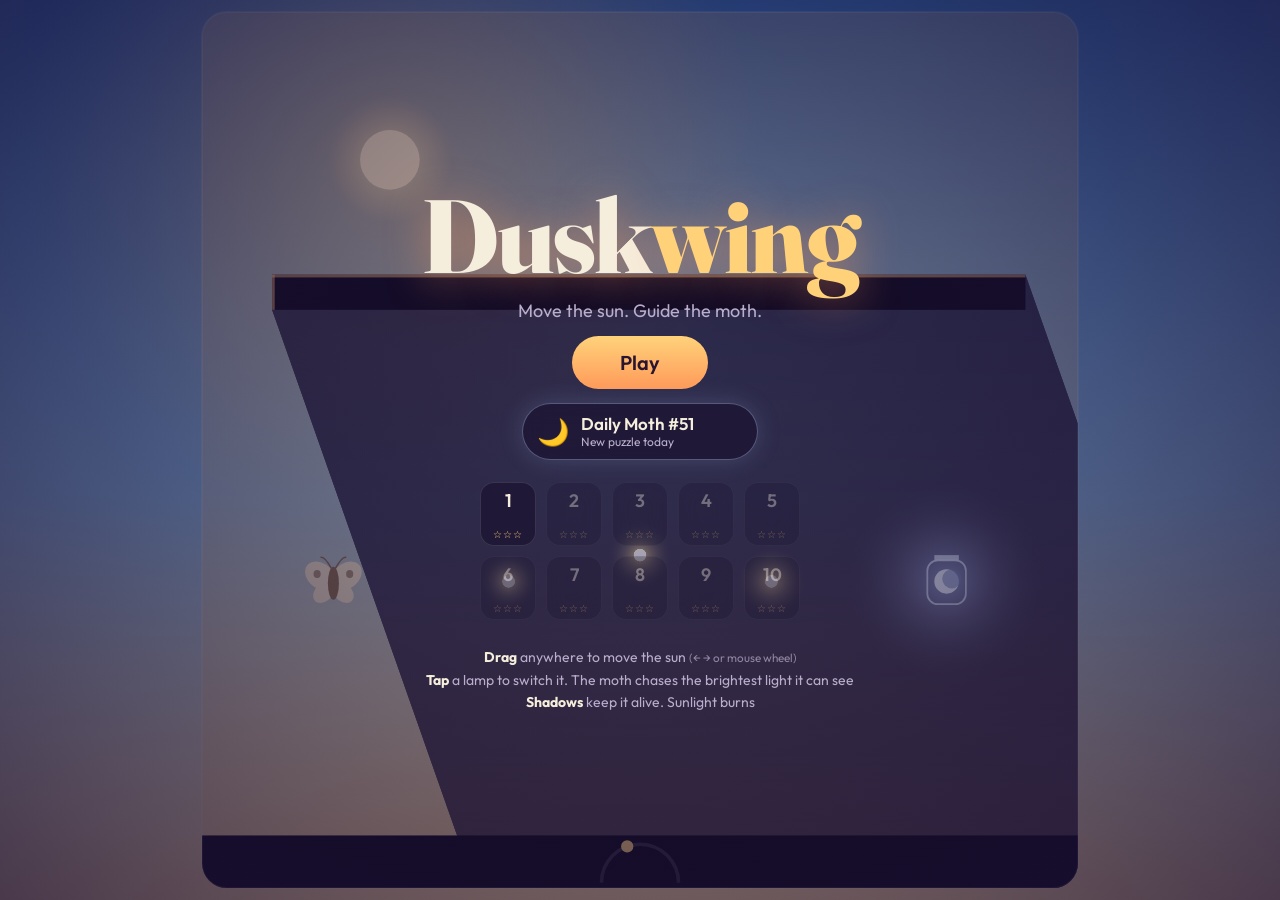
<file: index.html>
<!doctype html>
<html lang="en">
<head>
  <meta charset="utf-8">
  <meta name="viewport" content="width=device-width, initial-scale=1, viewport-fit=cover, user-scalable=no">
  <title>Duskwing</title>
  <meta name="description" content="Move the sun. Guide the moth. A 2D shadow-and-light puzzle game for phone and PC.">
  <meta name="theme-color" content="#1b1036">
  <meta property="og:title" content="Duskwing: move the sun, guide the moth">
  <meta property="og:description" content="Sunlight burns. Shadows are safe. Lamps lure. Can you get the moth to the moon jar?">
  <meta property="og:type" content="website">
  <meta property="og:url" content="https://onose-a-j.github.io/duskwing/">
  <meta property="og:site_name" content="Duskwing">
  <meta property="og:image" content="https://onose-a-j.github.io/duskwing/og.png">
  <meta property="og:image:secure_url" content="https://onose-a-j.github.io/duskwing/og.png">
  <meta property="og:image:type" content="image/png">
  <meta property="og:image:width" content="1200">
  <meta property="og:image:height" content="630">
  <meta property="og:image:alt" content="Duskwing: a moth flies through a rooftop shadow towards a glowing moon jar at dusk">
  <meta name="twitter:card" content="summary_large_image">
  <meta name="twitter:title" content="Duskwing: move the sun, guide the moth">
  <meta name="twitter:description" content="Sunlight burns. Shadows are safe. Lamps lure. Can you get the moth to the moon jar?">
  <meta name="twitter:image" content="https://onose-a-j.github.io/duskwing/og.png">
  <link rel="canonical" href="https://onose-a-j.github.io/duskwing/">
  <link rel="icon" href="icon.svg" type="image/svg+xml">
  <link rel="manifest" href="manifest.webmanifest">
  <link rel="apple-touch-icon" href="icon.svg">
  <meta name="apple-mobile-web-app-capable" content="yes">
  <meta name="apple-mobile-web-app-status-bar-style" content="black-translucent">
  <link rel="preconnect" href="https://fonts.googleapis.com">
  <link rel="preconnect" href="https://fonts.gstatic.com" crossorigin>
  <link href="https://fonts.googleapis.com/css2?family=Fraunces:opsz,wght@9..144,600;9..144,800&family=Outfit:wght@400;600&display=swap" rel="stylesheet">
  <link rel="stylesheet" href="css/style.css">
</head>
<body>
  <canvas id="game" aria-label="Duskwing game"></canvas>

  <header id="hud" class="hud" hidden>
    <button id="btn-menu" class="icon" aria-label="Levels">☰</button>
    <div class="hud-title"><b id="hud-level">1</b><span id="hud-name"></span></div>
    <div class="hud-stats"><span id="hud-pollen">🌼 0/0</span><span id="hud-time">0.0s</span></div>
    <button id="btn-restart" class="icon" aria-label="Restart (R)">↻</button>
    <button id="btn-sound" class="icon" aria-label="Toggle sound">🔊</button>
  </header>

  <div id="hint" class="hint" hidden></div>
  <button id="btn-release" class="release" hidden>Release <span>▶</span></button>

  <section id="menu" class="screen">
    <h1>Dusk<span>wing</span></h1>
    <p class="tag">Move the sun. Guide the moth.</p>
    <button id="btn-play" class="primary big">Play</button>
    <button id="btn-daily" class="daily"><span class="daily-moon" aria-hidden="true">🌙</span><span class="daily-text"><b>Daily Moth <span id="daily-num"></span></b><small id="daily-sub">New puzzle today</small></span></button>
    <div id="levels" class="levels"></div>
    <ul class="how">
      <li><b>Drag</b> anywhere to move the sun <small>(← → or mouse wheel)</small></li>
      <li><b>Tap</b> a lamp to switch it. The moth chases the brightest light it can see</li>
      <li><b>Shadows</b> keep it alive. Sunlight burns</li>
    </ul>
  </section>

  <section id="result" class="modal" hidden>
    <div class="card">
      <h2 id="res-title"></h2>
      <div id="res-stars" class="stars"></div>
      <p id="res-detail"></p>
      <div class="row">
        <button id="res-retry">Retry</button>
        <button id="res-next" class="primary">Next</button>
      </div>
      <button id="res-share" class="ghost">Share your run</button>
    </div>
  </section>

  <div id="toast" class="toast" role="status"></div>

  <script type="module" src="js/main.js"></script>
</body>
</html>
</file>
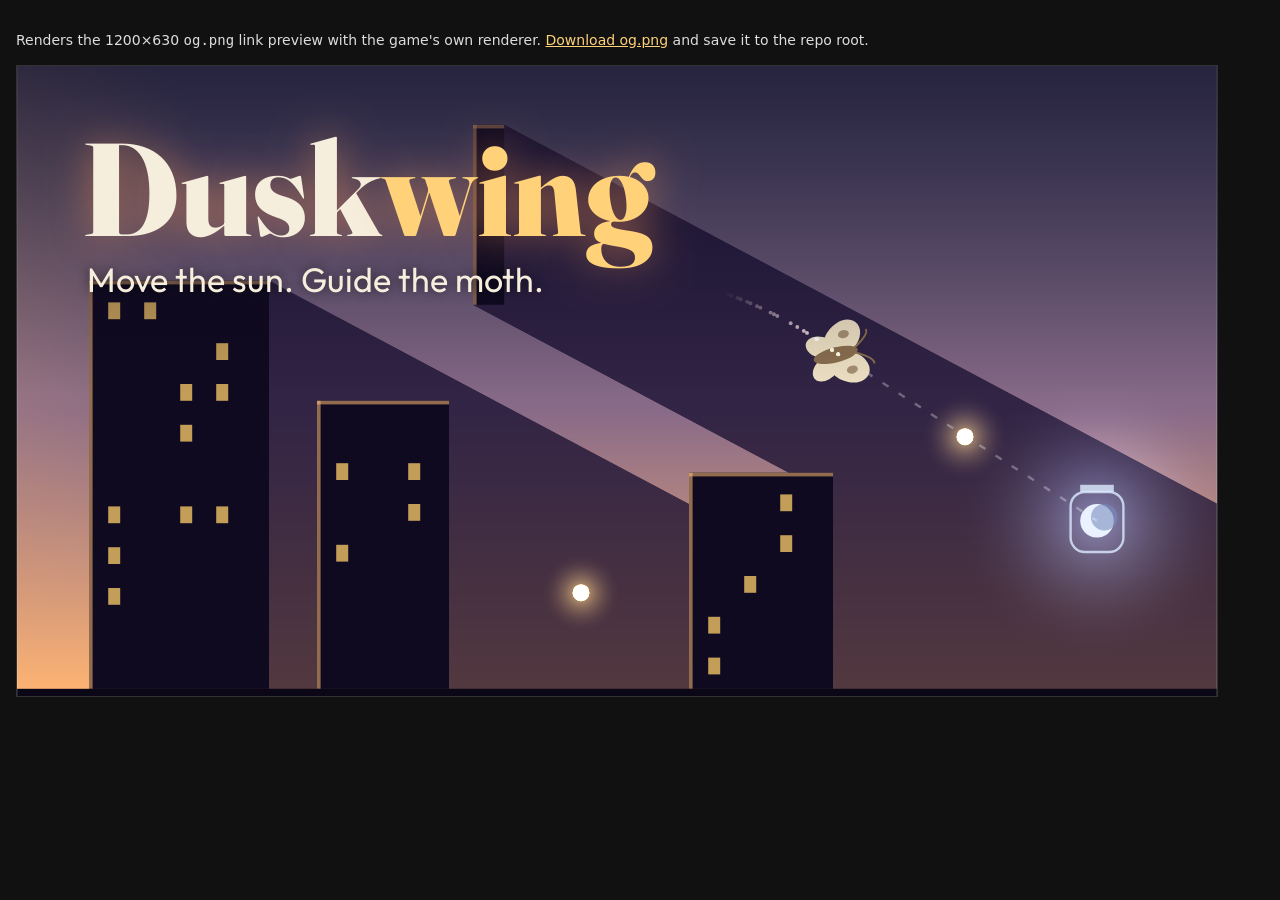
<file: tools/og.html>
<!doctype html>
<meta charset="utf-8">
<meta name="viewport" content="width=device-width, initial-scale=1">
<title>Duskwing link preview</title>
<link href="https://fonts.googleapis.com/css2?family=Fraunces:opsz,wght@9..144,600;9..144,800&family=Outfit:wght@400;600&display=swap" rel="stylesheet">
<style>
  body { margin: 0; padding: 16px; background: #111; color: #ddd; font: 14px/1.5 system-ui, sans-serif; }
  canvas { display: block; width: 100%; max-width: 1200px; height: auto; border: 1px solid #333; }
  a { color: #ffd27a; }
</style>
<p>Renders the 1200×630 <code>og.png</code> link preview with the game's own renderer. <a id="dl" download="og.png">Download og.png</a> and save it to the repo root.</p>
<canvas id="og"></canvas>
<script type="module">
import * as S from '../js/sim.js';
import { createRenderer } from '../js/render.js';

const OW = 1200, OH = 630;
const canvas = document.getElementById('og');
const R = createRenderer(canvas);

// A small scene built for the card: low sun on the left, rooftops throwing long
// shadows to the right, and the moth riding a shadow to the moon jar.
const level = {
  sun: 152, par: 10,
  moth: [540, 590], goal: [900, 800],
  blocks: [[60, 600, 150, 340], [250, 700, 110, 240], [380, 470, 26, 150], [560, 760, 120, 180]],
  lamps: [],
  webs: [],
  pollen: [[790, 730], [470, 860]],
};

await document.fonts.load('800 120px Fraunces');
await document.fonts.load('400 30px Outfit');

R.resize(OW, OH, 0, 0, 1);
canvas.style.width = canvas.style.height = '';
// Crop the 1000×1000 world to the lower band so it fills the card edge to edge.
R.view.s = OW / S.W;
R.view.ox = 0;
R.view.oy = OH - 946 * R.view.s;

const s = S.createState(level, 7);
S.release(s);
const STEP = 1 / 120, FRAME = 1 / 60, T = +new URLSearchParams(location.search).get('t') || 1.1;
let clock = 0;
while (clock < T) {
  for (let k = 0; k < 2; k++) S.step(s, STEP);
  s.events.forEach(R.event); s.events.length = 0;
  clock += FRAME;
  R.draw(s, clock, FRAME);
}

const ctx = canvas.getContext('2d');
ctx.setTransform(1, 0, 0, 1, 0, 0);
// Darken the top-left so the title reads on any sky.
const g = ctx.createLinearGradient(0, 0, 0, 330);
g.addColorStop(0, 'rgba(14,8,32,0.55)');
g.addColorStop(1, 'rgba(14,8,32,0)');
ctx.fillStyle = g;
ctx.fillRect(0, 0, OW, 330);
ctx.textBaseline = 'alphabetic';
ctx.shadowColor = 'rgba(255,154,90,0.55)';
ctx.shadowBlur = 40;
ctx.font = '800 132px Fraunces';
ctx.fillStyle = '#f6eedd';
ctx.fillText('Dusk', 64, 170);
const dw = ctx.measureText('Dusk').width;
ctx.fillStyle = '#ffd27a';
ctx.fillText('wing', 64 + dw, 170);
ctx.shadowColor = 'rgba(0,0,0,0.6)';
ctx.shadowBlur = 12;
ctx.font = '400 34px Outfit';
ctx.fillStyle = '#f6eedd';
ctx.fillText('Move the sun. Guide the moth.', 70, 226);
ctx.shadowBlur = 0;

document.getElementById('dl').href = canvas.toDataURL('image/png');
window.__ready = true;
</script>
</file>
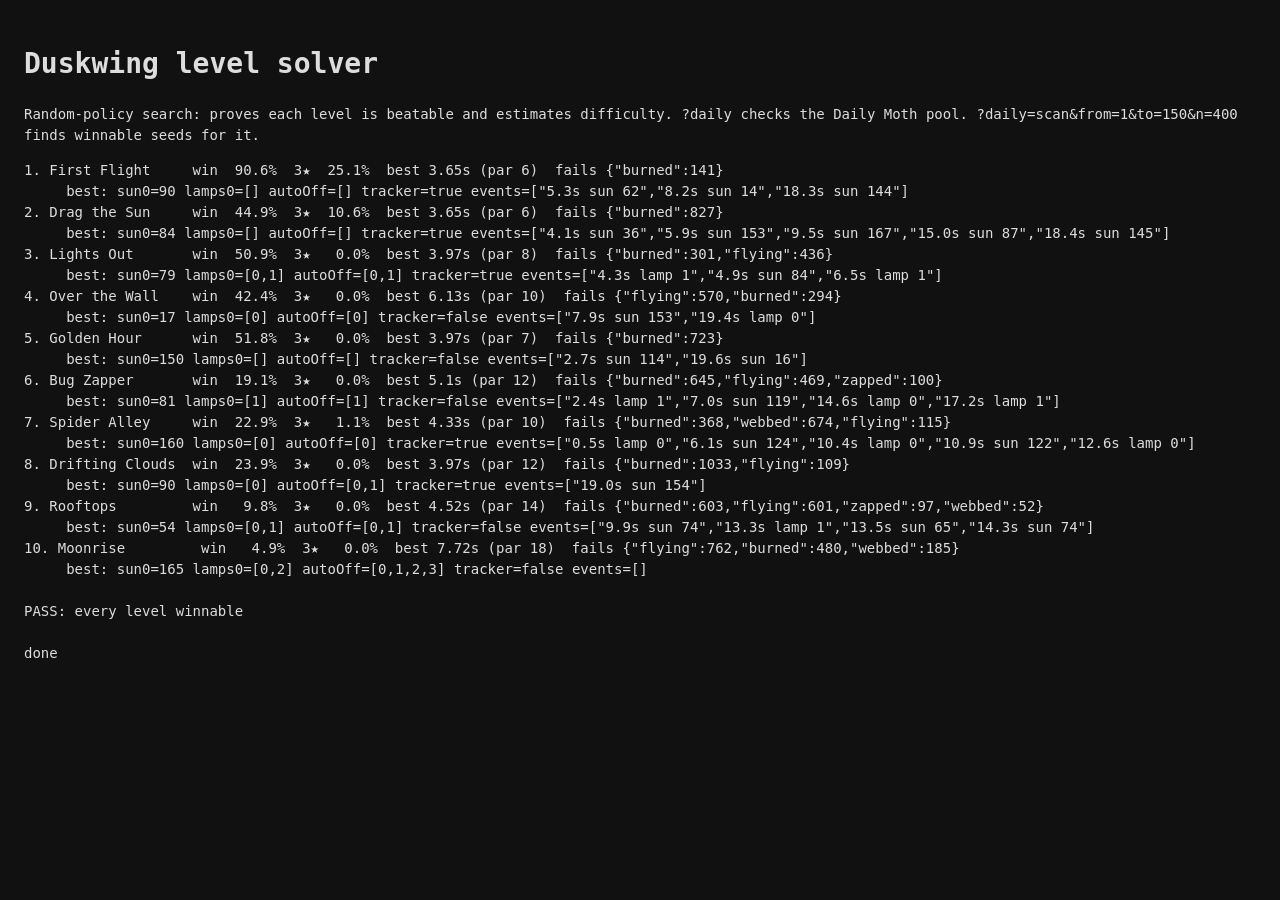
<file: tools/solve.html>
<!doctype html>
<meta charset="utf-8">
<title>Duskwing level solver</title>
<style>body{font:14px/1.5 ui-monospace,monospace;background:#111;color:#ddd;padding:16px}pre{white-space:pre-wrap}</style>
<h1>Duskwing level solver</h1>
<p>Random-policy search: proves each level is beatable and estimates difficulty.
<code>?daily</code> checks the Daily Moth pool. <code>?daily=scan&amp;from=1&amp;to=150&amp;n=400</code> finds winnable seeds for it.</p>
<pre id="out">running…</pre>
<script type="module">
import { LEVELS } from '../js/levels.js';
import * as S from '../js/sim.js';
import { POOL, makeVariant } from '../js/daily.js';

const DT = 1 / 60, MAX_FLIGHT = 40;
const params = new URLSearchParams(location.search);
const TRIALS = +params.get('n') || 1500;
const daily = params.get('daily');
let jobs;
if (daily === 'scan') {
  const from = +params.get('from') || 1, to = +params.get('to') || 150;
  jobs = [];
  for (let seed = from; seed <= to; seed++) jobs.push({ seed, label: `seed ${seed}`, level: makeVariant(seed) });
} else if (daily != null) {
  jobs = POOL.map((seed) => ({ seed, label: `seed ${seed}`, level: makeVariant(seed) }));
} else {
  jobs = (params.has('l') ? [+params.get('l')] : LEVELS.map((_, i) => i)).map((i) => ({ li: i, label: `${i + 1}.`, level: LEVELS[i] }));
}

function randomPolicy(rng, level) {
  const toggles = (level.lamps || []).map((l, i) => [l, i]).filter(([l]) => (l[3] || 'lamp') === 'lamp').map(([, i]) => i);
  const events = [];
  const k = Math.floor(rng() * 6);
  for (let i = 0; i < k; i++) {
    const t = rng() * 20;
    if (toggles.length && rng() < 0.5) events.push({ t, lamp: toggles[Math.floor(rng() * toggles.length)] });
    else events.push({ t, sun: S.SUN_MIN + rng() * (S.SUN_MAX - S.SUN_MIN) });
  }
  events.sort((a, b) => a.t - b.t);
  return {
    sun0: rng() < 0.3 ? level.sun : S.SUN_MIN + rng() * (S.SUN_MAX - S.SUN_MIN),
    lamps0: toggles.filter(() => rng() < 0.5),
    events,
    autoOff: toggles.filter(() => rng() < 0.7),   // switch a lamp off once the moth reaches it
    autoOffDelay: rng() * 1.5,
    tracker: rng() < 0.6,                          // nudge the sun to keep the moth shaded
  };
}

function run(level, pol, seed) {
  const s = S.createState(level, seed);
  S.setSun(s, pol.sun0);
  s.lamps.forEach((l, i) => { if (l.kind === 'lamp') l.on = !!level.lamps[i][2]; });
  for (const i of pol.lamps0) S.toggleLamp(s, i);
  S.release(s);
  let ei = 0;
  const reachedAt = {};
  while (s.status === 'flying' && s.flight < MAX_FLIGHT) {
    while (ei < pol.events.length && pol.events[ei].t <= s.flight) {
      const e = pol.events[ei++];
      if (e.sun != null) S.setSun(s, e.sun); else S.toggleLamp(s, e.lamp);
    }
    const m = s.moth;
    if (typeof m.target === 'number' && pol.autoOff.includes(m.target)) {
      const l = s.lamps[m.target];
      if (Math.hypot(l.x - m.x, l.y - m.y) < 45) {
        reachedAt[m.target] ??= s.flight;
        if (s.flight - reachedAt[m.target] > pol.autoOffDelay && l.on) S.toggleLamp(s, m.target);
      }
    }
    if (pol.tracker && m.inSun) {
      const blocks = S.blocksAt(level, s.t);
      for (let d = 2; d <= 4; d += 2) {
        for (const sgn of [1, -1]) {
          const a = s.sun + sgn * d;
          if (a >= S.SUN_MIN && a <= S.SUN_MAX && S.inShadow(m.x, m.y, blocks, a)) { S.setSun(s, a); d = 99; break; }
        }
      }
    }
    S.step(s, DT);
  }
  return s;
}

const out = document.getElementById('out');
const lines = [];
const results = [];
for (const job of jobs) {
  const { level } = job;
  const rng = S.mulberry32(1234 + (job.li ?? job.seed));
  let wins = 0, best = Infinity, three = 0, bestPol = null;
  const fails = {};
  for (let n = 0; n < TRIALS; n++) {
    const pol = randomPolicy(rng, level);
    const s = run(level, pol, 1 + n);
    if (s.status === 'won') {
      wins++;
      if (S.stars(s) === 3) three++;
      if (s.flight < best) { best = s.flight; bestPol = pol; }
    } else fails[s.status] = (fails[s.status] || 0) + 1;
  }
  const r = { li: job.li, seed: job.seed, name: level.name, winRate: wins / TRIALS, three: three / TRIALS, best: +best.toFixed(2), par: level.par, fails };
  results.push(r);
  lines.push(`${job.label} ${level.name.padEnd(16)}${job.seed ? (level.flip ? ' (m)' : '    ') : ''} win ${(r.winRate * 100).toFixed(1).padStart(5)}%  3★ ${(r.three * 100).toFixed(1).padStart(5)}%  best ${r.best}s (par ${level.par})  fails ${JSON.stringify(fails)}`);
  if (bestPol) lines.push(`     best: sun0=${bestPol.sun0.toFixed(0)} lamps0=${JSON.stringify(bestPol.lamps0)} autoOff=${JSON.stringify(bestPol.autoOff)} tracker=${bestPol.tracker} events=${JSON.stringify(bestPol.events.map(e => e.sun != null ? `${e.t.toFixed(1)}s sun ${e.sun.toFixed(0)}` : `${e.t.toFixed(1)}s lamp ${e.lamp}`))}`);
  out.textContent = lines.join('\n');
  await new Promise((r) => setTimeout(r));
}
window.__results = results;
const lost = results.filter((r) => r.winRate === 0);
if (daily === 'scan') lines.push(`\nwinnable seeds (${results.length - lost.length}/${results.length}):\n[${results.filter((r) => r.winRate > 0).map((r) => r.seed).join(', ')}]`);
if (!jobs.length) lines.push('FAIL: nothing to check (is the daily pool empty?)');
else lines.push(lost.length ? `\nFAIL: ${lost.length} unwinnable: ${lost.map((r) => r.seed ?? r.name).join(', ')}` : '\nPASS: every level winnable');
out.textContent = lines.join('\n') + '\n\ndone';
</script>
</file>
<file: css/style.css>
:root {
  --ink: #f6eedd;
  --muted: #b9aecb;
  --glass: rgba(20, 12, 40, 0.55);
  --line: rgba(255, 255, 255, 0.12);
  --sun: #ffd27a;
  --sun-deep: #ff9a5a;
  --night: #1b1036;
  --safe-t: env(safe-area-inset-top, 0px);
  --safe-b: env(safe-area-inset-bottom, 0px);
}

* { box-sizing: border-box; }

html, body {
  margin: 0;
  height: 100%;
  overflow: hidden;
  background: var(--night);
  color: var(--ink);
  font-family: 'Outfit', system-ui, sans-serif;
  overscroll-behavior: none;
  -webkit-tap-highlight-color: transparent;
  user-select: none;
  -webkit-user-select: none;
  -webkit-touch-callout: none;
}

[hidden] { display: none !important; }

canvas {
  position: fixed;
  inset: 0;
  display: block;
  touch-action: none;
  cursor: grab;
}
canvas.dragging { cursor: grabbing; }
canvas.over-lamp { cursor: pointer; }

button {
  font: inherit;
  color: inherit;
  border: 1px solid var(--line);
  background: var(--glass);
  backdrop-filter: blur(10px);
  -webkit-backdrop-filter: blur(10px);
  border-radius: 14px;
  padding: 10px 16px;
  cursor: pointer;
  touch-action: manipulation;
  transition: transform 0.12s ease, background 0.2s ease;
}
button:active { transform: scale(0.96); }
@media (hover: hover) { button:hover { background: rgba(60, 40, 100, 0.6); } }
button:focus-visible { outline: 2px solid var(--sun); outline-offset: 2px; }

button.primary {
  background: linear-gradient(180deg, var(--sun), var(--sun-deep));
  color: #2a1530;
  border: none;
  font-weight: 600;
}
button.ghost { background: transparent; border-color: transparent; color: var(--muted); }

.icon { width: 44px; height: 44px; padding: 0; font-size: 20px; flex: none; }

.hud {
  position: fixed;
  top: calc(var(--safe-t) + 8px);
  left: 12px;
  right: 12px;
  display: flex;
  align-items: center;
  gap: 8px;
  z-index: 2;
}
.hud-title {
  flex: 1;
  min-width: 0;
  display: flex;
  gap: 8px;
  align-items: baseline;
  font-family: 'Fraunces', serif;
  font-size: 18px;
  white-space: nowrap;
  overflow: hidden;
  text-overflow: ellipsis;
  text-shadow: 0 1px 8px rgba(0, 0, 0, 0.5);
}
.hud-title b { color: var(--sun); }
.hud-stats {
  display: flex;
  gap: 10px;
  font-variant-numeric: tabular-nums;
  background: var(--glass);
  border: 1px solid var(--line);
  border-radius: 14px;
  padding: 10px 12px;
  font-size: 14px;
}

.hint {
  position: fixed;
  top: calc(var(--safe-t) + 60px);
  left: 16px;
  right: 16px;
  min-height: 40px;
  display: flex;
  align-items: center;
  justify-content: center;
  text-align: center;
  font-size: 15px;
  line-height: 1.3;
  color: var(--ink);
  text-shadow: 0 1px 10px rgba(0, 0, 0, 0.6);
  pointer-events: none;
  z-index: 2;
}

.release {
  position: fixed;
  left: 50%;
  bottom: calc(var(--safe-b) + 14px);
  transform: translateX(-50%);
  font-size: 18px;
  font-weight: 600;
  padding: 14px 32px;
  border-radius: 999px;
  background: linear-gradient(180deg, var(--sun), var(--sun-deep));
  color: #2a1530;
  border: none;
  box-shadow: 0 8px 30px rgba(255, 154, 90, 0.45);
  animation: breathe 2.4s ease-in-out infinite;
  z-index: 2;
}
.release:active { transform: translateX(-50%) scale(0.96); }
@keyframes breathe { 50% { box-shadow: 0 8px 44px rgba(255, 210, 122, 0.7); } }

.screen {
  position: fixed;
  inset: 0;
  overflow-y: auto;
  display: flex;
  flex-direction: column;
  align-items: center;
  justify-content: center;
  gap: 14px;
  padding: calc(var(--safe-t) + 24px) 16px calc(var(--safe-b) + 24px);
  background: radial-gradient(ellipse at 50% 40%, rgba(27, 16, 54, 0.25), rgba(27, 16, 54, 0.8));
  z-index: 3;
}
.screen h1 {
  font-family: 'Fraunces', serif;
  font-weight: 800;
  font-size: clamp(52px, 14vw, 104px);
  line-height: 0.95;
  margin: 0;
  letter-spacing: -0.02em;
  text-shadow: 0 4px 40px rgba(255, 154, 90, 0.5);
}
.screen h1 span { color: var(--sun); }
.tag { margin: 0; color: var(--muted); font-size: 18px; }
.big { font-size: 20px; padding: 14px 48px; border-radius: 999px; }

.daily {
  display: flex;
  align-items: center;
  gap: 12px;
  min-width: 236px;
  padding: 10px 20px 10px 14px;
  border-radius: 999px;
  border-color: rgba(190, 210, 255, 0.35);
  box-shadow: 0 0 24px rgba(170, 205, 255, 0.18);
  text-align: left;
}
.daily-moon { font-size: 26px; line-height: 1; }
.daily-text { display: flex; flex-direction: column; line-height: 1.2; }
.daily-text b { font-weight: 600; font-size: 17px; }
.daily-text small { color: var(--muted); font-size: 12px; }
.daily.done .daily-text small { color: var(--sun); letter-spacing: 0.5px; }

.levels {
  display: grid;
  grid-template-columns: repeat(5, 56px);
  gap: 10px;
  margin-top: 8px;
}
.levels button {
  width: 56px;
  height: 64px;
  padding: 6px 0 4px;
  display: flex;
  flex-direction: column;
  align-items: center;
  justify-content: space-between;
  font-weight: 600;
  font-size: 18px;
}
.levels button small { font-size: 10px; letter-spacing: 1px; color: var(--sun); font-weight: 400; }
.levels button:disabled { opacity: 0.35; cursor: not-allowed; }

.how {
  list-style: none;
  padding: 0;
  margin: 12px 0 0;
  max-width: 440px;
  color: var(--muted);
  font-size: 14px;
  line-height: 1.6;
  text-align: center;
}
.how b { color: var(--ink); }
.how small { opacity: 0.7; }

.modal {
  position: fixed;
  inset: 0;
  display: grid;
  place-items: center;
  padding: 16px;
  background: rgba(10, 6, 24, 0.45);
  z-index: 4;
  animation: fadein 0.3s ease;
}
.card {
  width: min(100%, 360px);
  padding: 24px 20px 14px;
  border-radius: 24px;
  background: rgba(24, 14, 48, 0.85);
  border: 1px solid var(--line);
  backdrop-filter: blur(16px);
  -webkit-backdrop-filter: blur(16px);
  text-align: center;
  animation: pop 0.35s cubic-bezier(0.2, 0.9, 0.3, 1.2);
}
.card h2 { font-family: 'Fraunces', serif; font-size: 28px; margin: 0 0 6px; }
.card p { color: var(--muted); margin: 6px 0 16px; }
.stars { font-size: 36px; letter-spacing: 6px; min-height: 44px; }
.stars .off { opacity: 0.2; filter: grayscale(1); }
.row { display: flex; gap: 10px; }
.row button { flex: 1; padding: 12px; }
.card .ghost { margin-top: 8px; width: 100%; }

@keyframes pop { from { transform: scale(0.85); opacity: 0; } }
@keyframes fadein { from { opacity: 0; } }

.toast {
  position: fixed;
  left: 50%;
  bottom: calc(var(--safe-b) + 84px);
  transform: translate(-50%, 20px);
  padding: 10px 16px;
  border-radius: 12px;
  background: rgba(24, 14, 48, 0.9);
  opacity: 0;
  pointer-events: none;
  transition: opacity 0.25s ease, transform 0.25s ease;
  z-index: 5;
}
.toast.show { opacity: 1; transform: translate(-50%, 0); }

@media (max-width: 480px) {
  .hud { gap: 6px; left: 8px; right: 8px; }
  .hud-title { font-size: 15px; }
  .hud-stats { padding: 10px 8px; gap: 6px; font-size: 13px; }
  .icon { width: 40px; height: 40px; }
}

@media (prefers-reduced-motion: reduce) {
  .release, .card, .modal { animation: none; }
}
</file>
